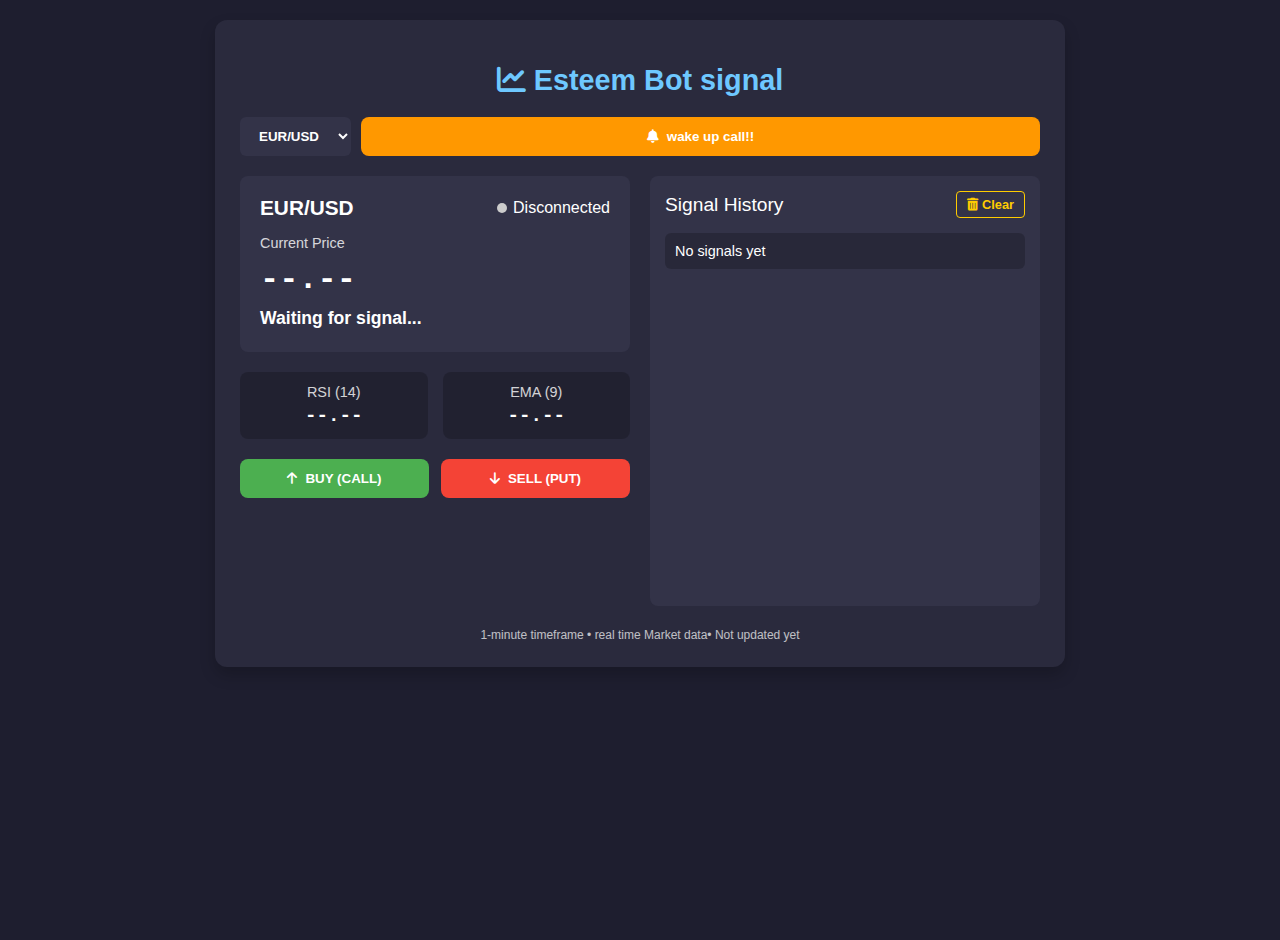
<file: index.html>
<!DOCTYPE html>
<html lang="en">
<head>
    <meta charset="UTF-8">
    <meta name="viewport" content="width=device-width, initial-scale=1.0">
    <title>Esteem Signal </title>
   <link rel="shortcut icon" href="./images/asset/Create a anime profile picture male black.jpg" type="image/x-icon">
   <link rel="stylesheet" href="bot.css">
   <link rel="stylesheet" href="https://cdnjs.cloudflare.com/ajax/libs/font-awesome/6.4.0/css/all.min.css">
</head>
<body>
    
    <div class="container">
        <h1>
            <i class="fas fa-chart-line"></i> Esteem  Bot signal 
        </h1>

        <div class="control-panel">
            <select id="currencyPair">
                <option value="OANDA:EUR_USD">EUR/USD</option>
                <option value="OANDA:GBP_USD">GBP/USD</option>
                <option value="OANDA:USD_JPY">USD/JPY</option>
                <option value="OANDA:AUD_USD">AUD/USD</option>
                <option value="OANDA:USD_CAD">USD/CAD</option>
            </select>
            <button id="testAlertBtn" class="btn test-btn">
                <i class="fas fa-bell"></i> wake up call!!
            </button>
        </div>

        <div class="dashboard">
            <div class="scanner-panel">
                <div class="price-display">
                    <div class="pair-header">
                        <div class="pair-name" id="pairName">EUR/USD</div>
                        <div class="connection-status">
                            <span class="connection-dot" id="connectionDot"></span>
                            <span id="connectionStatus">Connecting...</span>
                        </div>
                    </div>
                    <div class="indicator-label">Current Price</div>
                    <div id="currentPrice">--.--</div>
                    <div id="signal">Waiting for signal...</div>
                </div>

                <div class="indicators">
                    <div class="indicator-box">
                        <div class="indicator-label">RSI (14)</div>
                        <div class="indicator-value" id="rsiValue">--.--</div>
                    </div>
                    <div class="indicator-box">
                        <div class="indicator-label">EMA (9)</div>
                        <div class="indicator-value" id="ema9Value">--.--</div>
                    </div>
                </div>

                <div class="button-group">
                    <button class="btn buy-btn" id="buyBtn">
                        <i class="fas fa-arrow-up"></i> BUY (CALL)
                    </button>
                    <button class="btn sell-btn" id="sellBtn">
                        <i class="fas fa-arrow-down"></i> SELL (PUT)
                    </button>
                </div>
            </div>

            <div class="history-panel">
                <div class="history-title">
                    Signal History
                    <button id="clearHistoryBtn" class="clear-history">
                        <i class="fas fa-trash-alt"></i> Clear
                    </button>
                </div>
                <div class="signal-log" id="signalLog">
                    <!-- Signals will appear here dynamically -->
                </div>
            </div>
        </div>

        <div class="status">
            <small>1-minute timeframe • real time Market data• <span id="lastUpdate">Not updated yet</span></small>
        </div>
    </div>

  <script src="bot.js"></script>
</body>
</html>
</file>
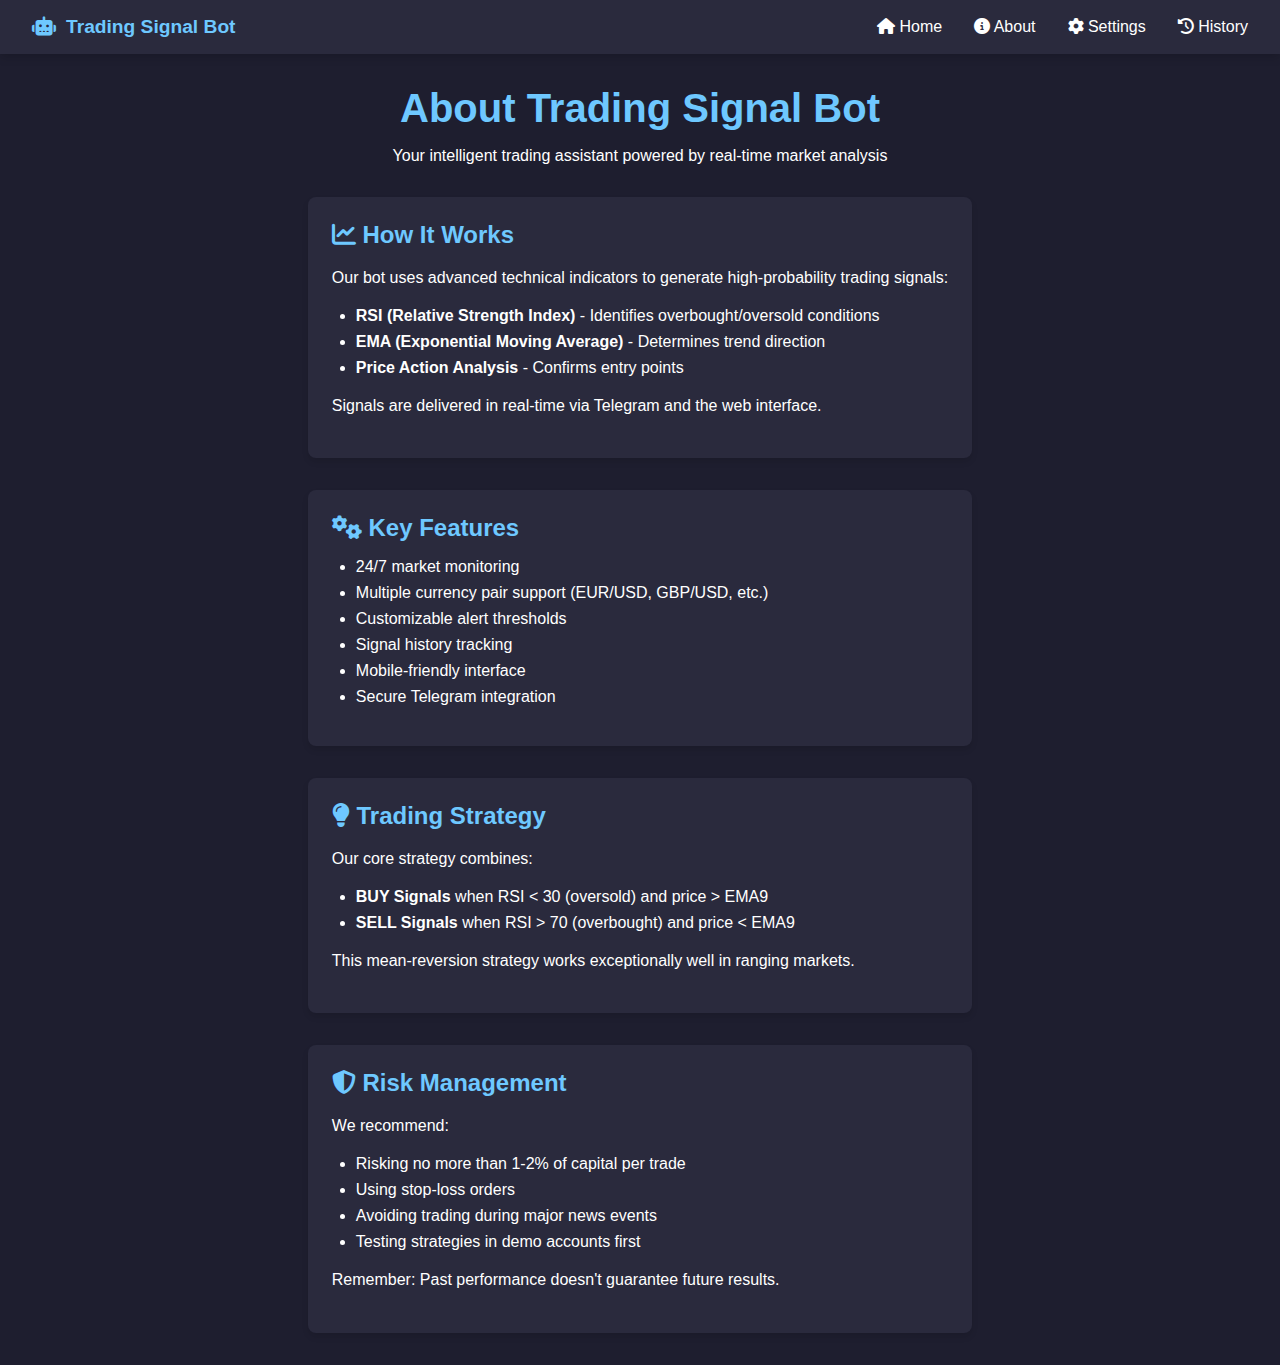
<file: signal_about.html>
<!DOCTYPE html>
<html lang="en">
<head>
    <meta charset="UTF-8">
    <meta name="viewport" content="width=device-width, initial-scale=1.0">
    <title>About | Trading Signal Bot</title>
    <link rel="stylesheet" href="https://cdnjs.cloudflare.com/ajax/libs/font-awesome/6.4.0/css/all.min.css">
    <style>
        :root {
            --primary-bg: #1e1e2f;
            --secondary-bg: #2a2a3d;
            --accent-color: #6ec8ff;
            --text-color: #ffffff;
            --sidebar-width: 250px;
        }

        * {
            margin: 0;
            padding: 0;
            box-sizing: border-box;
            font-family: 'Segoe UI', Tahoma, Geneva, Verdana, sans-serif;
        }

        body {
            background: var(--primary-bg);
            color: var(--text-color);
            min-height: 100vh;
            display: flex;
            flex-direction: column;
        }

        /* ======================
           NAVIGATION SYSTEM
        ====================== */
        /* Desktop Navbar */
        .navbar {
            background: var(--secondary-bg);
            padding: 1rem 2rem;
            display: flex;
            justify-content: space-between;
            align-items: center;
            box-shadow: 0 2px 10px rgba(0, 0, 0, 0.2);
        }

        .logo {
            display: flex;
            align-items: center;
            gap: 10px;
            font-size: 1.2rem;
            font-weight: 600;
            color: var(--accent-color);
        }

        .nav-links {
            display: flex;
            gap: 2rem;
        }

        .nav-links a {
            color: var(--text-color);
            text-decoration: none;
            transition: color 0.3s;
        }

        .nav-links a:hover {
            color: var(--accent-color);
        }

        .mobile-menu-btn {
            display: none;
            background: none;
            border: none;
            color: var(--text-color);
            font-size: 1.5rem;
            cursor: pointer;
        }

        /* Mobile Sidebar */
        .sidebar {
            position: fixed;
            top: 0;
            left: -100%;
            width: var(--sidebar-width);
            height: 100vh;
            background: var(--secondary-bg);
            transition: left 0.3s;
            z-index: 1000;
            padding: 1.5rem;
            display: flex;
            flex-direction: column;
            gap: 1.5rem;
        }

        .sidebar.open {
            left: 0;
        }

        .sidebar-header {
            display: flex;
            justify-content: space-between;
            align-items: center;
        }

        .sidebar-links {
            display: flex;
            flex-direction: column;
            gap: 1rem;
        }

        .sidebar-links a {
            color: var(--text-color);
            text-decoration: none;
            padding: 0.5rem 0;
            border-bottom: 1px solid rgba(255, 255, 255, 0.1);
        }

        .overlay {
            position: fixed;
            top: 0;
            left: 0;
            width: 100%;
            height: 100%;
            background: rgba(0, 0, 0, 0.5);
            z-index: 999;
            display: none;
        }

        .overlay.active {
            display: block;
        }

        /* ======================
           ABOUT PAGE CONTENT
        ====================== */
        .container {
            max-width: 1200px;
            margin: 2rem auto;
            padding: 0 2rem;
            flex: 1;
        }

        .about-header {
            text-align: center;
            margin-bottom: 2rem;
        }

        .about-header h1 {
            font-size: 2.5rem;
            color: var(--accent-color);
            margin-bottom: 1rem;
        }

        .about-content {
            display: grid;
            grid-template-columns: 1fr;
            gap: 2rem;
        }

        .card {
            background: var(--secondary-bg);
            border-radius: 8px;
            padding: 1.5rem;
            box-shadow: 0 4px 6px rgba(0, 0, 0, 0.1);
        }

        .card h2 {
            color: var(--accent-color);
            margin-bottom: 1rem;
            font-size: 1.5rem;
        }

        .card p {
            line-height: 1.6;
            margin-bottom: 1rem;
        }

        .card ul {
            padding-left: 1.5rem;
            margin-bottom: 1rem;
        }

        .card li {
            margin-bottom: 0.5rem;
        }

        /* ======================
           RESPONSIVE DESIGN
        ====================== */
        @media (max-width: 992px) {
            .nav-links {
                gap: 1rem;
            }
        }

        @media (max-width: 768px) {
            .navbar {
                padding: 1rem;
            }

            .nav-links {
                display: none;
            }

            .mobile-menu-btn {
                display: block;
            }

            .about-header h1 {
                font-size: 2rem;
            }
        }

        @media (min-width: 769px) {
            .sidebar {
                display: none;
            }
        }
    </style>
</head>
<body>
    <!-- Desktop Navbar -->
    <nav class="navbar">
        <div class="logo">
            <i class="fas fa-robot"></i>
            <span>Trading Signal Bot</span>
        </div>
        <div class="nav-links">
            <a href="index.html"><i class="fas fa-home"></i> Home</a>
            <a href="about.html" class="active"><i class="fas fa-info-circle"></i> About</a>
            <a href="#"><i class="fas fa-cog"></i> Settings</a>
            <a href="#"><i class="fas fa-history"></i> History</a>
        </div>
        <button class="mobile-menu-btn" id="mobileMenuBtn">
            <i class="fas fa-bars"></i>
        </button>
    </nav>

    <!-- Mobile Sidebar -->
    <div class="sidebar" id="sidebar">
        <div class="sidebar-header">
            <div class="logo">
                <i class="fas fa-robot"></i>
                <span>Signal Bot</span>
            </div>
            <button id="closeSidebarBtn">
                <i class="fas fa-times"></i>
            </button>
        </div>
        <div class="sidebar-links">
            <a href="index.html"><i class="fas fa-home"></i> Home</a>
            <a href="about.html" class="active"><i class="fas fa-info-circle"></i> About</a>
            <a href="#"><i class="fas fa-cog"></i> Settings</a>
            <a href="#"><i class="fas fa-history"></i> History</a>
        </div>
    </div>
    <div class="overlay" id="overlay"></div>

    <!-- About Page Content -->
    <div class="container">
        <div class="about-header">
            <h1>About Trading Signal Bot</h1>
            <p>Your intelligent trading assistant powered by real-time market analysis</p>
        </div>

        <div class="about-content">
            <div class="card">
                <h2><i class="fas fa-chart-line"></i> How It Works</h2>
                <p>Our bot uses advanced technical indicators to generate high-probability trading signals:</p>
                <ul>
                    <li><strong>RSI (Relative Strength Index)</strong> - Identifies overbought/oversold conditions</li>
                    <li><strong>EMA (Exponential Moving Average)</strong> - Determines trend direction</li>
                    <li><strong>Price Action Analysis</strong> - Confirms entry points</li>
                </ul>
                <p>Signals are delivered in real-time via Telegram and the web interface.</p>
            </div>

            <div class="card">
                <h2><i class="fas fa-cogs"></i> Key Features</h2>
                <ul>
                    <li>24/7 market monitoring</li>
                    <li>Multiple currency pair support (EUR/USD, GBP/USD, etc.)</li>
                    <li>Customizable alert thresholds</li>
                    <li>Signal history tracking</li>
                    <li>Mobile-friendly interface</li>
                    <li>Secure Telegram integration</li>
                </ul>
            </div>

            <div class="card">
                <h2><i class="fas fa-lightbulb"></i> Trading Strategy</h2>
                <p>Our core strategy combines:</p>
                <ul>
                    <li><strong>BUY Signals</strong> when RSI < 30 (oversold) and price > EMA9</li>
                    <li><strong>SELL Signals</strong> when RSI > 70 (overbought) and price < EMA9</li>
                </ul>
                <p>This mean-reversion strategy works exceptionally well in ranging markets.</p>
            </div>

            <div class="card">
                <h2><i class="fas fa-shield-alt"></i> Risk Management</h2>
                <p>We recommend:</p>
                <ul>
                    <li>Risking no more than 1-2% of capital per trade</li>
                    <li>Using stop-loss orders</li>
                    <li>Avoiding trading during major news events</li>
                    <li>Testing strategies in demo accounts first</li>
                </ul>
                <p>Remember: Past performance doesn't guarantee future results.</p>
            </div>
        </div>
    </div>

    <script>
        // Mobile Navigation Toggle
        const mobileMenuBtn = document.getElementById('mobileMenuBtn');
        const sidebar = document.getElementById('sidebar');
        const overlay = document.getElementById('overlay');
        const closeSidebarBtn = document.getElementById('closeSidebarBtn');

        mobileMenuBtn.addEventListener('click', () => {
            sidebar.classList.add('open');
            overlay.classList.add('active');
        });

        closeSidebarBtn.addEventListener('click', () => {
            sidebar.classList.remove('open');
            overlay.classList.remove('active');
        });

        overlay.addEventListener('click', () => {
            sidebar.classList.remove('open');
            overlay.classList.remove('active');
        });

        // Close sidebar when clicking a link
        document.querySelectorAll('.sidebar-links a').forEach(link => {
            link.addEventListener('click', () => {
                sidebar.classList.remove('open');
                overlay.classList.remove('active');
            });
        });
    </script>
</body>
</html>
</file>
<file: bot.css>
:root {
    --primary-bg: #1e1e2f;
    --secondary-bg: #2a2a3d;
    --signal-bg: #333348;
    --buy-color: #4CAF50;
    --sell-color: #F44336;
    --test-color: #FF9800;
    --neutral-color: #2196F3;
    --text-color: #ffffff;
    --warning-color: #ffcc00;
}

body {
    font-family: 'Segoe UI', Tahoma, Geneva, Verdana, sans-serif;
    background: var(--primary-bg);
    color: var(--text-color);
    margin: 0;
    padding: 20px;
    min-height: 100vh;
}
  
.container {
    max-width: 800px;
    margin: 0 auto;
    background: var(--secondary-bg);
    border-radius: 12px;
    padding: 25px;
    box-shadow: 0 8px 16px rgba(0, 0, 0, 0.2);
}

.dashboard {
    display: grid;
    grid-template-columns: 1fr 1fr;
    gap: 20px;
}

@media (max-width: 768px) {
    .dashboard {
        grid-template-columns: 1fr;
    }
}

h1 {
    text-align: center;
    margin-bottom: 20px;
    font-size: 1.8rem;
    color: #6ec8ff;
    grid-column: 1 / -1;
}

.control-panel {
    display: flex;
    gap: 10px;
    margin-bottom: 20px;
    grid-column: 1 / -1;
}

select, button {
    padding: 10px 15px;
    border-radius: 6px;
    border: none;
    background: var(--signal-bg);
    color: white;
    font-weight: 600;
}

button {
    cursor: pointer;
    transition: all 0.2s;
}

button:hover {
    opacity: 0.9;
    transform: translateY(-1px);
}

.price-display {
    background: var(--signal-bg);
    border-radius: 8px;
    padding: 20px;
    margin-bottom: 20px;
}

.pair-header {
    display: flex;
    justify-content: space-between;
    align-items: center;
    margin-bottom: 15px;
}

.pair-name {
    font-size: 1.3rem;
    font-weight: 700;
}

#currentPrice {
    font-size: 2rem;
    font-weight: 700;
    margin: 10px 0;
    font-family: 'Courier New', monospace;
}

#signal {
    font-size: 1.1rem;
    font-weight: 600;
    min-height: 24px;
    margin-top: 10px;
}

.indicators {
    display: grid;
    grid-template-columns: 1fr 1fr;
    gap: 15px;
    margin-bottom: 20px;
}

.indicator-box {
    background: rgba(0, 0, 0, 0.2);
    padding: 12px;
    border-radius: 8px;
    text-align: center;
}

.indicator-label {
    font-size: 0.9rem;
    opacity: 0.8;
    margin-bottom: 5px;
}

.indicator-value {
    font-size: 1.2rem;
    font-weight: 600;
    font-family: 'Courier New', monospace;
}

.button-group {
    display: grid;
    grid-template-columns: 1fr 1fr;
    gap: 12px;
    margin-bottom: 15px;
}

.btn {
    padding: 12px;
    border-radius: 8px;
    font-weight: 600;
    display: flex;
    align-items: center;
    justify-content: center;
    gap: 8px;
}

.buy-btn {
    background: var(--buy-color);
}

.sell-btn {
    background: var(--sell-color);
}

.test-btn {
    background: var(--test-color);
    width: 100%;
}

.history-panel {
    background: var(--signal-bg);
    border-radius: 8px;
    padding: 15px;
    height: 400px;
    overflow-y: auto;
}

.history-title {
    font-size: 1.2rem;
    margin-bottom: 15px;
    display: flex;
    justify-content: space-between;
    align-items: center;
}

.clear-history {
    background: transparent;
    border: 1px solid var(--warning-color);
    color: var(--warning-color);
    padding: 5px 10px;
    font-size: 0.8rem;
    border-radius: 4px;
}

.signal-log {
    display: flex;
    flex-direction: column;
    gap: 10px;
}

.signal-item {
    background: rgba(0, 0, 0, 0.2);
    padding: 10px;
    border-radius: 6px;
    font-size: 0.9rem;
    display: flex;
    justify-content: space-between;
    align-items: center;
}

.signal-buy {
    border-left: 4px solid var(--buy-color);
}

.signal-sell {
    border-left: 4px solid var(--sell-color);
}

.signal-time {
    opacity: 0.7;
    font-size: 0.8rem;
}

.status {
    margin-top: 20px;
    font-size: 0.9rem;
    text-align: center;
    opacity: 0.7;
    grid-column: 1 / -1;
}

.connection-status {
    display: inline-flex;
    align-items: center;
    gap: 6px;
}

.connection-dot {
    width: 10px;
    height: 10px;
    border-radius: 50%;
    background: #ccc;
}

.connected {
    background: var(--buy-color);
}
</file>
